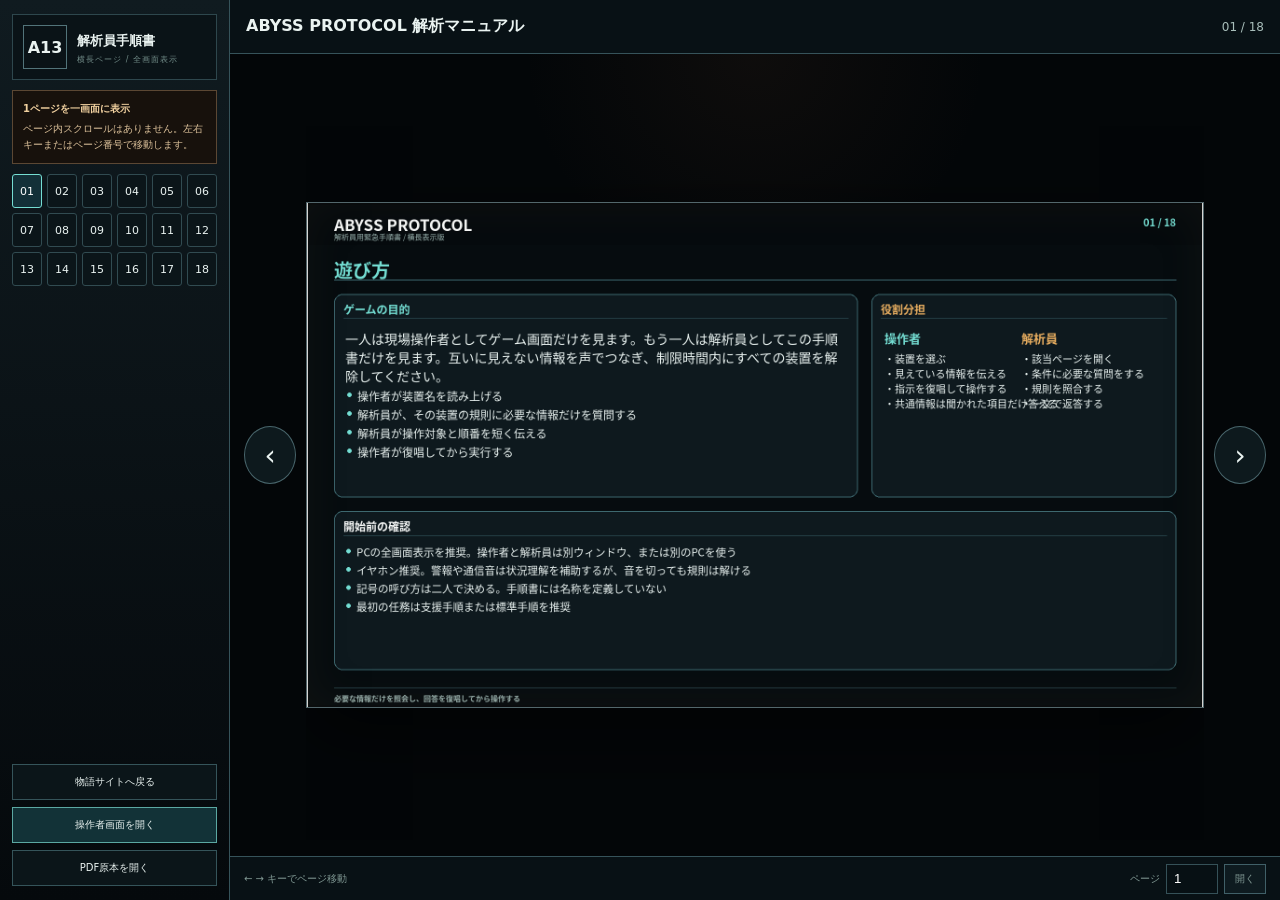
<file: analyst.html>
<!doctype html><html lang="ja"><head><meta charset="utf-8"><meta name="viewport" content="width=device-width,initial-scale=1"><meta name="theme-color" content="#05090c"><title>ABYSS PROTOCOL — 解析員手順書</title><style>
:root{--bg:#04080b;--panel:#0b1418;--panel2:#111e23;--line:#36535a;--text:#eaf3f1;--muted:#91aaa6;--cyan:#75ded3;--amber:#e6aa65;}
*{box-sizing:border-box}html,body{margin:0;width:100%;height:100%;overflow:hidden;background:#020507;color:var(--text);font-family:Inter,"Noto Sans JP","Yu Gothic UI",system-ui,sans-serif;-webkit-font-smoothing:antialiased;text-rendering:optimizeLegibility}button,a{font:inherit;color:inherit}a{text-decoration:none}
.app{height:100%;display:grid;grid-template-columns:230px minmax(0,1fr);background:radial-gradient(circle at 50% -20%,rgba(64,139,150,.12),transparent 36%),#020507}
.side{padding:14px 12px;display:grid;grid-template-rows:auto auto auto 1fr auto;gap:10px;border-right:1px solid var(--line);background:linear-gradient(180deg,#101b20,#05090c);overflow:hidden}
.brand{display:flex;gap:10px;align-items:center;border:1px solid #2e474d;background:#0a1317;padding:10px}.mark{width:44px;height:44px;display:grid;place-items:center;border:1px solid #52747a;font-weight:800}.brand b{font-size:13px}.brand small{display:block;margin-top:4px;color:#738d89;font-size:8px;letter-spacing:.13em}
.note{border:1px solid #5b4733;background:#17110c;padding:10px;font-size:10px;line-height:1.6;color:#ddc29b}.note b{display:block;margin-bottom:4px;color:#f0d09f}
.page-index{display:grid;grid-template-columns:repeat(6,1fr);gap:5px}.page-key{height:34px;border:1px solid #314b51;background:#0b1519;border-radius:3px;cursor:pointer;font-size:11px}.page-key:hover,.page-key.active{border-color:var(--cyan);background:#133038;color:#fff}
.controls{display:grid;gap:7px;align-content:end}.controls a{height:36px;display:flex;align-items:center;justify-content:center;border:1px solid #35545a;background:#0b1519;font-size:10px}.controls a.primary{border-color:#5ba8a2;background:#123237}
.main{min-width:0;display:grid;grid-template-rows:54px minmax(0,1fr) 44px;overflow:hidden}
.top{display:flex;align-items:center;padding:0 16px;border-bottom:1px solid var(--line);background:#081115}.top b{font-size:16px}.counter{margin-left:auto;font-size:12px;color:#a8beba;font-variant-numeric:tabular-nums}
.stage{min-height:0;display:grid;grid-template-columns:52px minmax(0,1fr) 52px;align-items:center;gap:10px;padding:12px 14px;overflow:hidden;background:radial-gradient(circle at 50% 0,rgba(116,73,48,.1),transparent 24%),#030608}
.nav{height:58px;border:1px solid #48656b;background:#0d191d;border-radius:50%;cursor:pointer;font-size:28px}.nav:hover{border-color:var(--cyan)}
.book{height:100%;min-height:0;display:grid;place-items:center;perspective:1800px;overflow:hidden}.page-shell{position:relative;max-width:100%;max-height:100%;aspect-ratio:16/9;box-shadow:0 28px 70px rgba(0,0,0,.55);border:1px solid #53676c;background:#dcd8cb;overflow:hidden}.page-shell img{display:block;width:100%;height:100%;object-fit:contain;background:#fff}.page-shell:after{content:"";position:absolute;inset:0;pointer-events:none;box-shadow:inset 0 0 0 2px rgba(0,0,0,.12),inset 0 0 46px rgba(91,63,43,.12)}
.turn{position:absolute;inset:0;display:none;transform-style:preserve-3d;transform-origin:left center;z-index:5}.turn.run{display:block;animation:flip .58s ease both}.turn.back{transform-origin:right center;animation:flipBack .58s ease both}.turn div{position:absolute;inset:0;background:center/contain no-repeat #fff;backface-visibility:hidden}.turn .rear{transform:rotateY(180deg)}@keyframes flip{from{transform:rotateY(0)}to{transform:rotateY(-180deg)}}@keyframes flipBack{from{transform:rotateY(180deg)}to{transform:rotateY(0)}}
.bottom{display:flex;align-items:center;gap:8px;padding:0 14px;border-top:1px solid var(--line);background:#081115;color:#819994;font-size:10px}.bottom .jump{margin-left:auto;display:flex;gap:6px;align-items:center}.bottom input{width:52px;height:30px;border:1px solid #355158;background:#071014;color:#fff;padding:0 7px}.bottom button{height:30px;border:1px solid #406068;background:#0e1b20;padding:0 10px}
@media(max-width:1100px){.app{grid-template-columns:190px minmax(0,1fr)}.page-index{grid-template-columns:repeat(3,1fr)}}
</style></head><body><div class="app"><aside class="side"><div class="brand"><div class="mark">A13</div><div><b>解析員手順書</b><small>横長ページ / 全画面表示</small></div></div><div class="note"><b>1ページを一画面に表示</b>ページ内スクロールはありません。左右キーまたはページ番号で移動します。</div><div class="page-index"><button type="button" class="page-key" data-page="0">01</button><button type="button" class="page-key" data-page="1">02</button><button type="button" class="page-key" data-page="2">03</button><button type="button" class="page-key" data-page="3">04</button><button type="button" class="page-key" data-page="4">05</button><button type="button" class="page-key" data-page="5">06</button><button type="button" class="page-key" data-page="6">07</button><button type="button" class="page-key" data-page="7">08</button><button type="button" class="page-key" data-page="8">09</button><button type="button" class="page-key" data-page="9">10</button><button type="button" class="page-key" data-page="10">11</button><button type="button" class="page-key" data-page="11">12</button><button type="button" class="page-key" data-page="12">13</button><button type="button" class="page-key" data-page="13">14</button><button type="button" class="page-key" data-page="14">15</button><button type="button" class="page-key" data-page="15">16</button><button type="button" class="page-key" data-page="16">17</button><button type="button" class="page-key" data-page="17">18</button></div><div></div><div class="controls"><a href="index.html">物語サイトへ戻る</a><a class="primary" href="game.html" target="_blank">操作者画面を開く</a><a href="ABYSS_PROTOCOL_MANUAL.pdf" target="_blank">PDF原本を開く</a></div></aside><main class="main"><header class="top"><b>ABYSS PROTOCOL 解析マニュアル</b><span class="counter" id="counter">01 / 18</span></header><section class="stage"><button class="nav" id="prev">‹</button><div class="book"><div class="page-shell" id="shell"><img id="pageImage" src="manual_p01.png" alt="手順書1ページ"><div class="turn" id="turn"><div class="front" id="front"></div><div class="rear" id="rear"></div></div></div></div><button class="nav" id="next">›</button></section><footer class="bottom">← → キーでページ移動<div class="jump"><span>ページ</span><input id="jump" type="number" min="1" max="18" value="1"><button id="openPage" type="button">開く</button></div></footer></main></div><script>
const pages=["manual_p01.png", "manual_p02.png", "manual_p03.png", "manual_p04.png", "manual_p05.png", "manual_p06.png", "manual_p07.png", "manual_p08.png", "manual_p09.png", "manual_p10.png", "manual_p11.png", "manual_p12.png", "manual_p13.png", "manual_p14.png", "manual_p15.png", "manual_p16.png", "manual_p17.png", "manual_p18.png"];let current=0,audio=null,turning=false;const img=document.getElementById('pageImage'),counter=document.getElementById('counter'),turn=document.getElementById('turn'),front=document.getElementById('front'),rear=document.getElementById('rear'),keys=[...document.querySelectorAll('.page-key')];
function ensureAudio(){if(!audio)audio=new(window.AudioContext||window.webkitAudioContext)()}
function flipSound(){try{ensureAudio();if(audio.state==='suspended')audio.resume();const len=Math.floor(audio.sampleRate*.24),b=audio.createBuffer(1,len,audio.sampleRate),data=b.getChannelData(0);for(let i=0;i<len;i++)data[i]=(Math.random()*2-1)*Math.exp(-i/(audio.sampleRate*.06))*.25;const s=audio.createBufferSource(),f=audio.createBiquadFilter(),g=audio.createGain();s.buffer=b;f.type='bandpass';f.frequency.value=750;g.gain.value=.2;s.connect(f);f.connect(g);g.connect(audio.destination);s.start();}catch(e){}}
function sync(){img.src=pages[current];img.alt=`手順書${current+1}ページ`;counter.textContent=`${String(current+1).padStart(2,'0')} / 18`;document.getElementById('jump').value=current+1;keys.forEach((k,i)=>k.classList.toggle('active',i===current));history.replaceState(null,'',`#page-${current+1}`)}
function go(n){n=Math.max(0,Math.min(pages.length-1,n));if(n===current||turning)return;turning=true;const forward=n>current;front.style.backgroundImage=`url(${pages[current]})`;rear.style.backgroundImage=`url(${pages[n]})`;turn.className='turn '+(forward?'run':'run back');flipSound();setTimeout(()=>img.src=pages[n],280);setTimeout(()=>{current=n;turn.className='turn';turning=false;sync()},610)}
keys.forEach((k,i)=>k.addEventListener('click',()=>go(i)));document.getElementById('prev').addEventListener('click',()=>go(current-1));document.getElementById('next').addEventListener('click',()=>go(current+1));document.getElementById('openPage').addEventListener('click',()=>go(Number(document.getElementById('jump').value)-1));window.addEventListener('keydown',e=>{if(e.key==='ArrowLeft')go(current-1);if(e.key==='ArrowRight')go(current+1)});const m=location.hash.match(/page-(\d+)/);if(m)current=Math.max(0,Math.min(17,Number(m[1])-1));sync();
</script></body></html>
</file>
